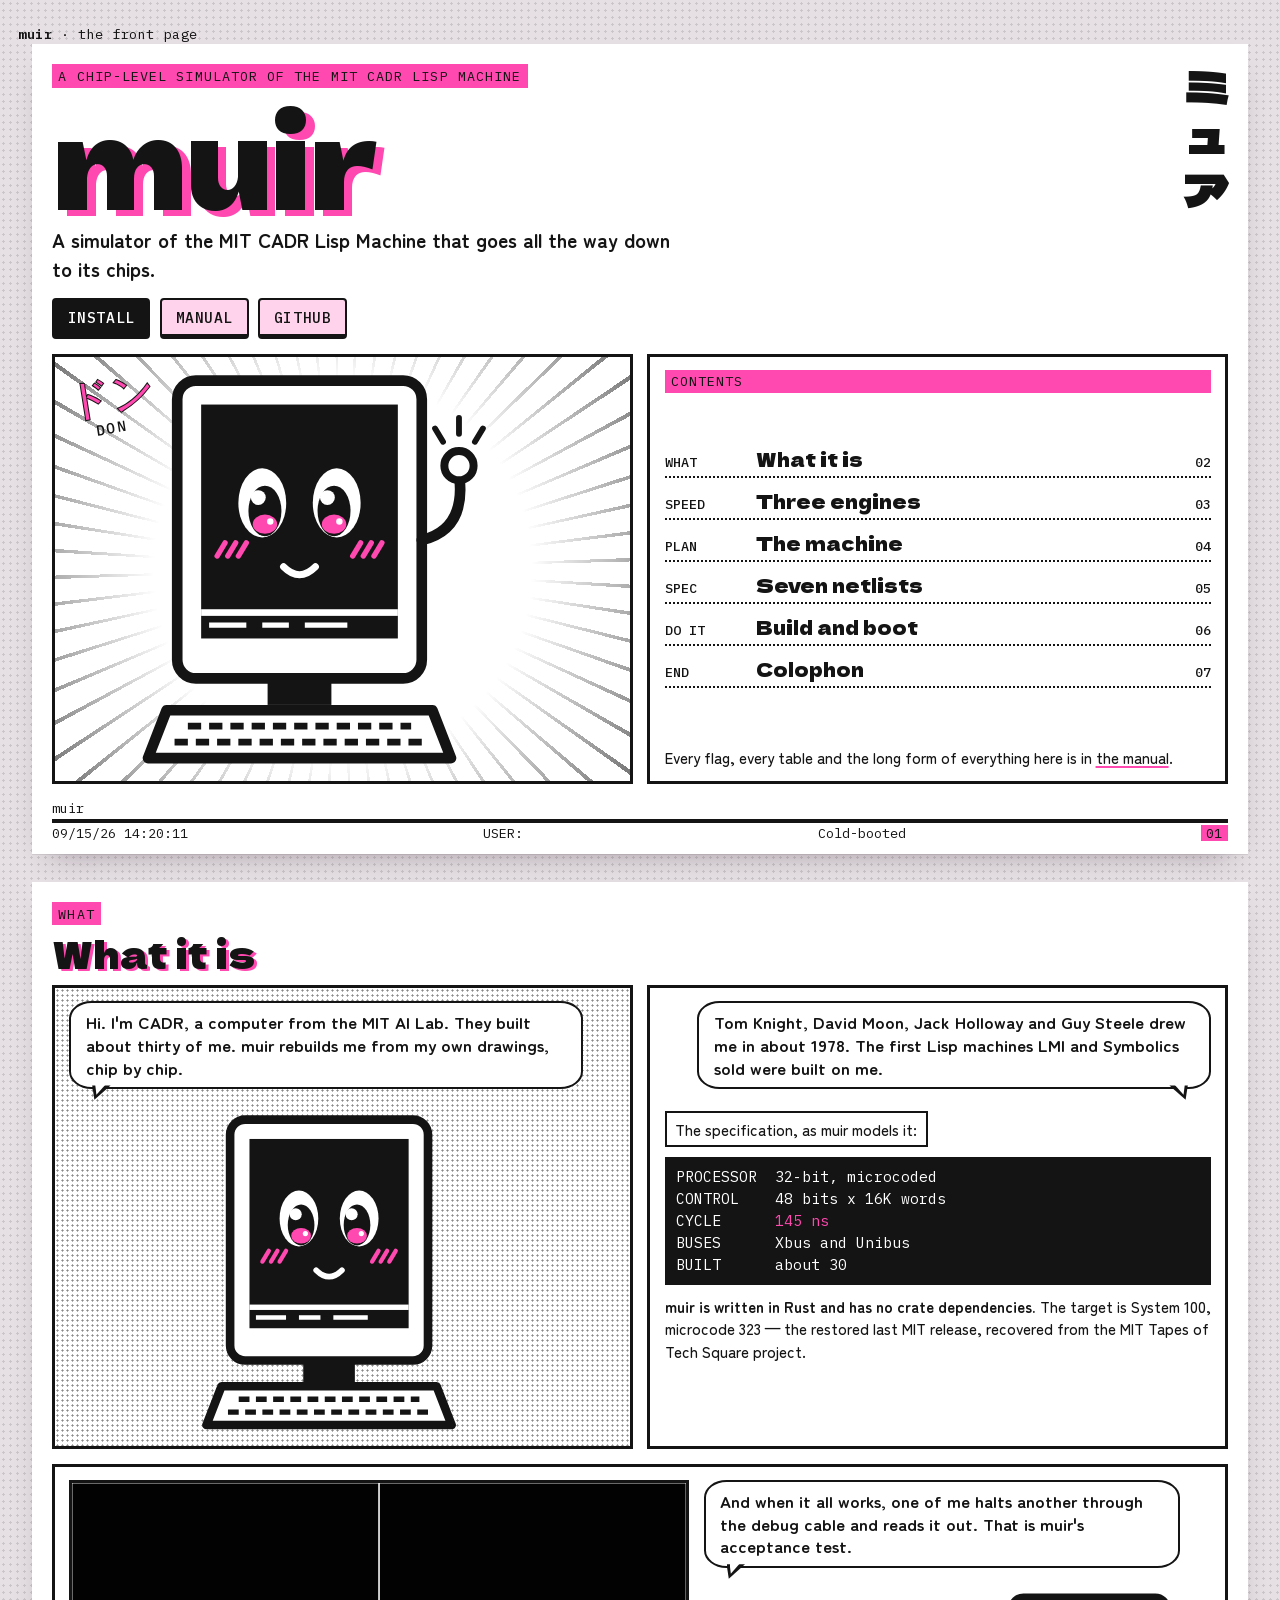
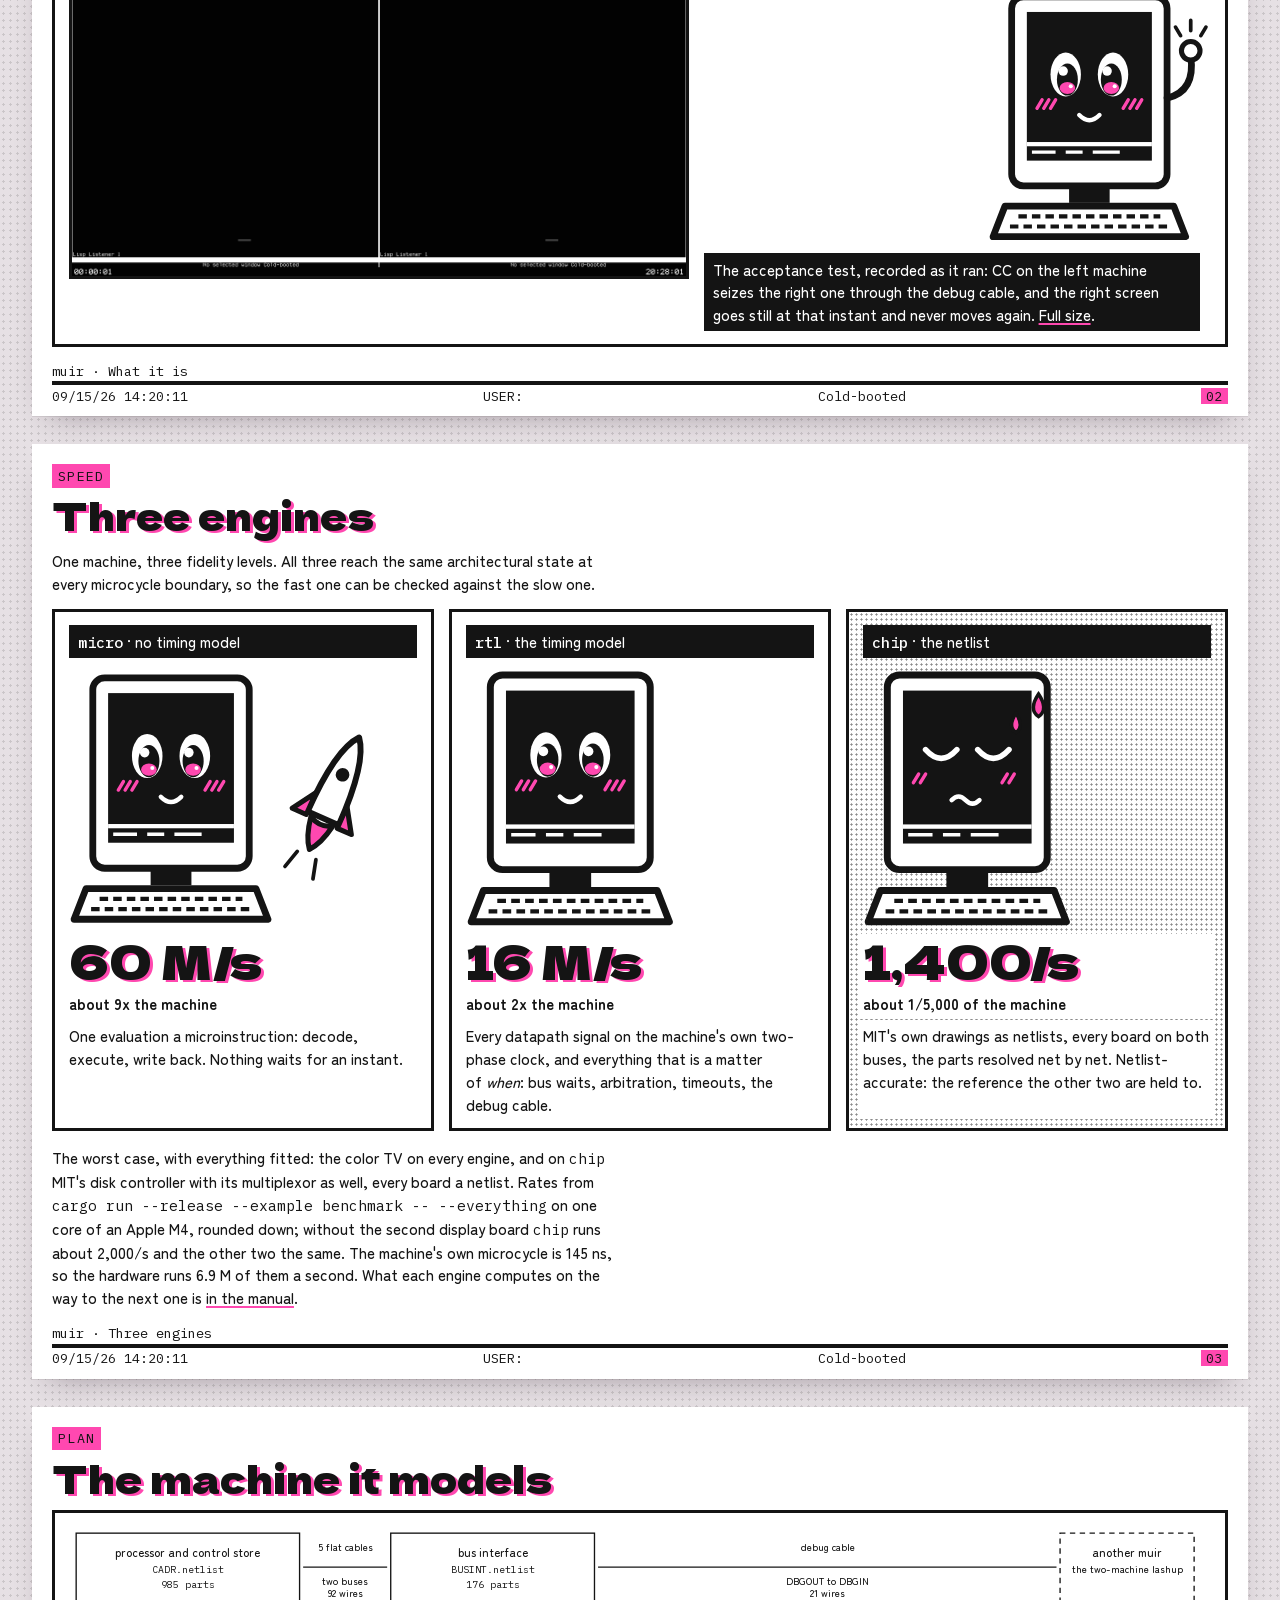
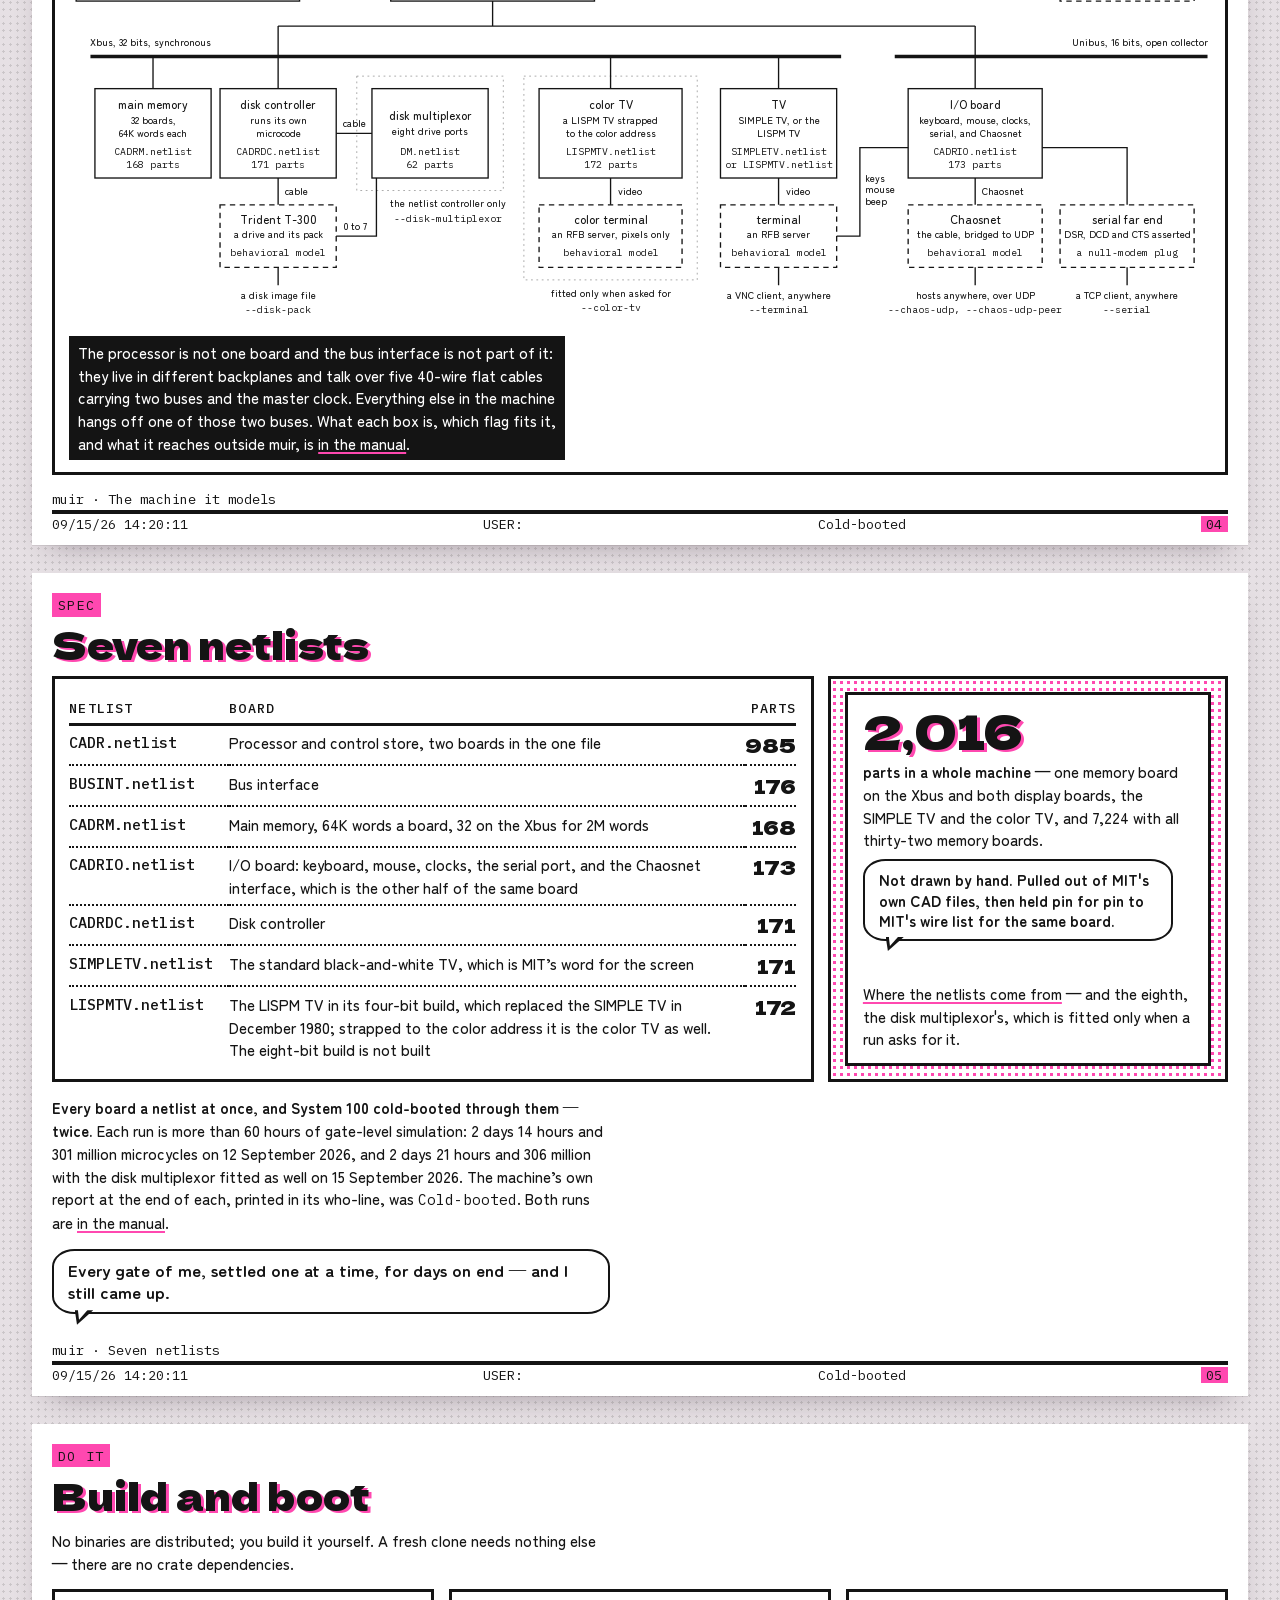
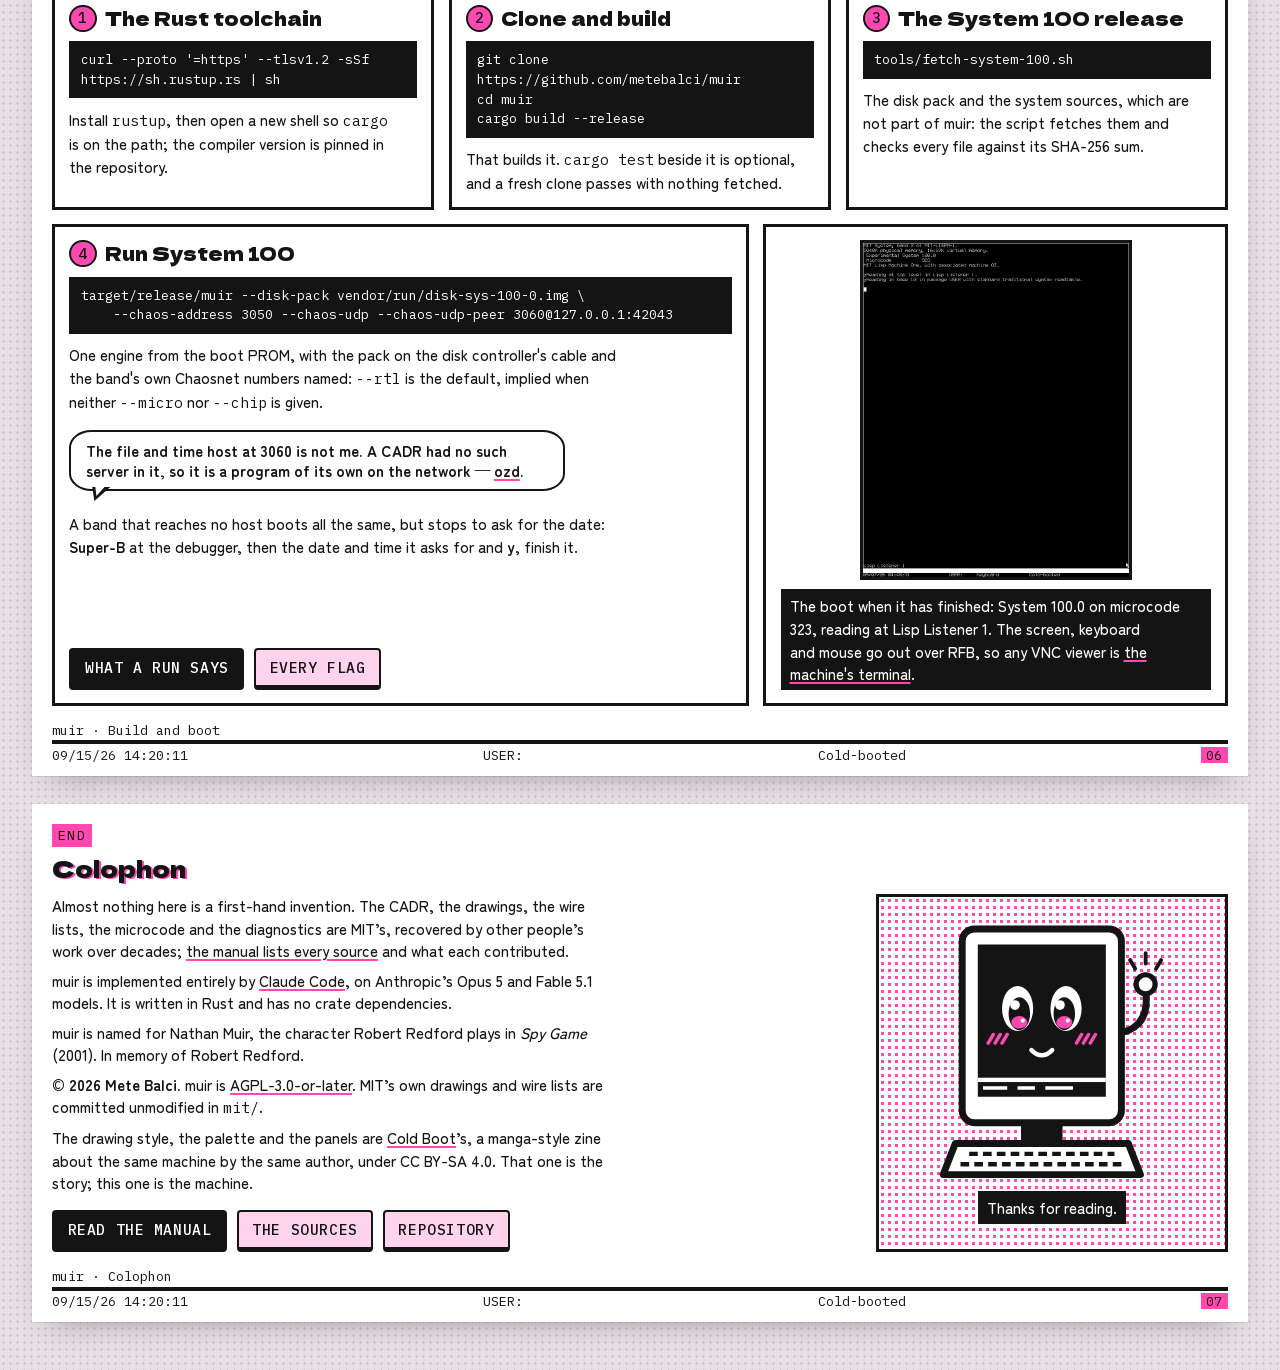
<file: site/index.html>
<!doctype html>
<html lang="en">
<head>
<meta charset="utf-8">
<meta name="viewport" content="width=device-width, initial-scale=1">
<title>muir — a chip-level simulator of the MIT CADR Lisp Machine</title>
<meta name="description" content="muir simulates the MIT CADR Lisp Machine at three fidelity levels, down to the parts of MIT's own drawings: 985 on the processor, 2,016 in the machine. Written in Rust, with no dependencies.">
<link rel="stylesheet" href="style.css">
</head>
<body>

<!-- CADR, drawn once and placed with <use>. The body, the faces and the
     waving arm are Cold Boot's own parts, reused here; the magnifier arm and
     the tired face are drawn for this page in the same hand. -->
<svg width="0" height="0" style="position:absolute" aria-hidden="true">
  <defs>
    <g id="cadr-body">
      <rect x="48" y="112" width="24" height="14" fill="#141414"/>
      <rect x="14" y="4" width="92" height="112" rx="7" fill="#fff" stroke="#141414" stroke-width="4"/>
      <rect x="23" y="13" width="74" height="88" fill="#141414"/>
      <rect x="23" y="90" width="74" height="2.5" fill="#fff"/>
      <path d="M26 96h14M46 96h10M62 96h16" stroke="#fff" stroke-width="2"/>
      <polygon points="10,128 110,128 117,146 3,146" fill="#fff" stroke="#141414" stroke-width="4" stroke-linejoin="round"/>
      <path d="M18 134h84M13 140h94" stroke="#141414" stroke-width="2.5" stroke-dasharray="5 3"/>
    </g>

    <g id="face-happy">
      <ellipse cx="46" cy="50" rx="9" ry="13" fill="#fff"/>
      <ellipse cx="74" cy="50" rx="9" ry="13" fill="#fff"/>
      <ellipse cx="47" cy="53" rx="6.2" ry="9.5" fill="#141414"/>
      <ellipse cx="73" cy="53" rx="6.2" ry="9.5" fill="#141414"/>
      <ellipse cx="47" cy="58" rx="4.6" ry="3.6" fill="#ff48b0"/>
      <ellipse cx="73" cy="58" rx="4.6" ry="3.6" fill="#ff48b0"/>
      <circle cx="44.5" cy="48" r="2.8" fill="#fff"/>
      <circle cx="70.5" cy="48" r="2.8" fill="#fff"/>
      <circle cx="49" cy="57" r="1.2" fill="#fff"/>
      <circle cx="75" cy="57" r="1.2" fill="#fff"/>
      <path d="M54 74q6 6 12 0" fill="none" stroke="#fff" stroke-width="2.6" stroke-linecap="round"/>
      <path d="M29 70l3-5M33 70l3-5M37 70l3-5M80 70l3-5M84 70l3-5M88 70l3-5" stroke="#ff48b0" stroke-width="2" stroke-linecap="round"/>
    </g>

    <g id="arm-wave">
      <path d="M106 64q17-4 14-25" fill="none" stroke="#141414" stroke-width="4" stroke-linecap="round"/>
      <circle cx="120" cy="36" r="5.5" fill="#fff" stroke="#141414" stroke-width="3"/>
      <path d="M111 22l3 5M120 18v6M129 22l-3 5" stroke="#141414" stroke-width="2.2" stroke-linecap="round"/>
    </g>

    <!-- New for this page: the slow one. Weary lids, a wavy mouth and two
         sweat drops --- the chip engine at 1,400 microcycles a second. -->
    <!-- New for this page: a rocket beside the engine with no timing model,
         which is the quick one. Drawn in the same hand as the waving arm:
         a capsule with a nose, a porthole, two fins and a flame, the fins
         and the flame in the spot color, climbing up and away from the
         monitor, off to space. -->
    <g id="rocket">
      <g transform="translate(28 -12) rotate(24 128 84)">
        <path d="M118 100q0-40 10-52q10 12 10 52z" fill="#fff" stroke="#141414" stroke-width="3.5" stroke-linejoin="round"/>
        <path d="M118 88l-9 14h9zM138 88l9 14h-9z" fill="#ff48b0" stroke="#141414" stroke-width="3" stroke-linejoin="round"/>
        <circle cx="128" cy="72" r="5" fill="#141414" stroke="#fff" stroke-width="2"/>
        <path d="M121 102q7 4 14 0q-2 12-7 18q-5-6-7-18z" fill="#ff48b0" stroke="#141414" stroke-width="3" stroke-linejoin="round"/>
        <path d="M122 124l-3 11M134 124l3 11" fill="none" stroke="#141414" stroke-width="2.2" stroke-linecap="round"/>
      </g>
    </g>

    <g id="face-tired">
      <path d="M36 47q9 10 18 0" fill="none" stroke="#fff" stroke-width="3.2" stroke-linecap="round"/>
      <path d="M66 47q9 10 18 0" fill="none" stroke="#fff" stroke-width="3.2" stroke-linecap="round"/>
      <path d="M51 76q4-4 8 0t8 0" fill="none" stroke="#fff" stroke-width="2.6" stroke-linecap="round"/>
      <path d="M29 66l3-5M33 66l3-5M80 66l3-5M84 66l3-5" stroke="#ff48b0" stroke-width="2" stroke-linecap="round"/>
      <path d="M101 15q6 9 0 13q-6-4 0-13z" fill="#ff48b0" stroke="#141414" stroke-width="2"/>
      <path d="M88 26q5 8 0 11q-5-3 0-11z" fill="#ff48b0" stroke="#141414" stroke-width="2"/>
    </g>
  </defs>
</svg>

<p class="desk-note"><b>muir</b> &middot; the front page</p>

<div class="page">

  <section aria-label="muir">
    <div class="masthead">
      <div class="masthead-text">
        <span class="eyebrow">A chip-level simulator of the MIT CADR Lisp Machine</span>
        <h1 class="title t-xl">muir</h1>
        <p class="lede">A simulator of the MIT CADR Lisp Machine that goes all the way down to its chips.</p>
        <div class="actions">
          <a class="key" href="#install">Install</a>
          <a class="key lm" href="https://github.com/metebalci/muir/blob/main/docs/manual.md">Manual</a>
          <a class="key lm" href="https://github.com/metebalci/muir">GitHub</a>
        </div>
      </div>
      <span class="vertical" lang="ja" aria-hidden="true">ミュア</span>
    </div>

    <div class="panels two">
      <div class="panel focus center" style="min-height: 19rem;">
        <div class="sfx" style="position:absolute; top:0.8rem; left:0.8rem; z-index:2;">ドン<small>DON</small></div>
        <svg class="chara" viewBox="0 0 152 150" style="width:74%;" role="img" aria-label="CADR, waving">
          <use href="#cadr-body"/><use href="#face-happy"/><use href="#arm-wave"/>
        </svg>
      </div>

      <nav class="panel contents" aria-label="Contents">
        <span class="eyebrow">Contents</span>
        <ol class="toc">
          <li><a href="#what"><span class="tag">WHAT</span><span class="nm">What it is</span><span class="no">02</span></a></li>
          <li><a href="#engines"><span class="tag">SPEED</span><span class="nm">Three engines</span><span class="no">03</span></a></li>
          <li><a href="#machine"><span class="tag">PLAN</span><span class="nm">The machine</span><span class="no">04</span></a></li>
          <li><a href="#boards"><span class="tag">SPEC</span><span class="nm">Seven netlists</span><span class="no">05</span></a></li>
          <li><a href="#install"><span class="tag">DO IT</span><span class="nm">Build and boot</span><span class="no">06</span></a></li>
          <li><a href="#colophon"><span class="tag">END</span><span class="nm">Colophon</span><span class="no">07</span></a></li>
        </ol>
        <p class="small" style="margin-top:auto;">Every flag, every table and the long form of everything here is in <a href="https://github.com/metebalci/muir/blob/main/docs/manual.md">the manual</a>.</p>
      </nav>
    </div>

    <footer class="wholine">
      <div class="label">muir</div>
      <div class="bar"><span>09/15/26 14:20:11</span><span>USER:</span><span>Cold-booted</span><span>01</span></div>
    </footer>
  </section>

  <!-- ------------------------------------------------------ what it is -->
  <section id="what" aria-label="What it is">
    <div class="panel bare">
      <span class="eyebrow">What</span>
      <h2 class="title t-l">What it is</h2>
    </div>

    <div class="panels two">
      <div class="panel tone">
        <p class="say">Hi. I'm CADR, a computer from the MIT AI Lab. They built about thirty of me. muir rebuilds me from my own drawings, chip by chip.</p>
        <svg class="chara" viewBox="0 0 132 150" style="width:52%; align-self:center; margin-top:auto;" role="img" aria-label="CADR">
          <use href="#cadr-body"/><use href="#face-happy"/>
        </svg>
      </div>

      <div class="panel">
        <p class="say r">Tom Knight, David Moon, Jack Holloway and Guy Steele drew me in about 1978. The first Lisp machines LMI and Symbolics sold were built on me.</p>
        <p class="cap light">The specification, as muir models it:</p>
<pre class="term">PROCESSOR  32-bit, microcoded
CONTROL    48 bits x 16K words
CYCLE      <b>145 ns</b>
BUSES      Xbus and Unibus
BUILT      about 30</pre>
        <!-- No margin-top:auto here: the panel is as tall as the drawing
             beside it, and pushing this to the foot leaves a hole in the
             middle of the panel rather than a margin at the bottom of it. -->
        <p class="small"><b>muir is written in Rust and has no crate dependencies.</b> The target is System 100, microcode 323 &mdash; the restored last MIT release, recovered from the MIT Tapes of Tech Square project.</p>
      </div>

      <figure class="panel wide split">
        <a href="lashup.html" target="_blank" rel="noopener">
          <img class="shot" src="lashup-small.gif" width="1240" height="794" loading="lazy" alt="Two CADR screens side by side. The left machine runs CC; the right machine's screen stops changing when CC halts it through the debug cable.">
        </a>
        <div class="beside">
          <p class="say">And when it all works, one of me halts another through the debug cable and reads it out. That is muir's acceptance test.</p>
          <svg class="chara" viewBox="0 0 132 150" style="width:44%; align-self:flex-end;" role="img" aria-label="CADR, waving">
            <use href="#cadr-body"/><use href="#face-happy"/><use href="#arm-wave"/>
          </svg>
          <figcaption class="cap" style="margin-top:auto;">The acceptance test, recorded as it ran: CC on the left machine seizes the right one through the debug cable, and the right screen goes still at that instant and never moves again. <a href="lashup.html" target="_blank" rel="noopener">Full size</a>.</figcaption>
        </div>
      </figure>
    </div>

    <footer class="wholine">
      <div class="label">muir &middot; What it is</div>
      <div class="bar"><span>09/15/26 14:20:11</span><span>USER:</span><span>Cold-booted</span><span>02</span></div>
    </footer>
  </section>

  <!-- --------------------------------------------------- three engines -->
  <section id="engines" aria-label="Three engines">
    <div class="panel bare">
      <span class="eyebrow">Speed</span>
      <h2 class="title t-l">Three engines</h2>
      <p class="small" style="margin-top:0.4rem;">One machine, three fidelity levels. All three reach the same architectural state at every microcycle boundary, so the fast one can be checked against the slow one.</p>
    </div>

    <div class="panels three engines">
      <div class="panel">
        <p class="cap"><span class="mono">micro</span> &middot; no timing model</p>
        <svg class="chara" viewBox="0 0 184 150" style="width:90%; align-self:center;" role="img" aria-label="CADR, with a rocket taking off beside it">
          <use href="#cadr-body"/><use href="#face-happy"/><use href="#rocket"/>
        </svg>
        <p class="big-number">60 M/s</p>
        <p class="small"><b>about 9x the machine</b></p>
        <p class="small">One evaluation a microinstruction: decode, execute, write back. Nothing waits for an instant.</p>
      </div>

      <div class="panel">
        <p class="cap"><span class="mono">rtl</span> &middot; the timing model</p>
        <svg class="chara" viewBox="0 0 132 150" style="width:66%; align-self:center;" role="img" aria-label="CADR">
          <use href="#cadr-body"/><use href="#face-happy"/>
        </svg>
        <p class="big-number">16 M/s</p>
        <p class="small"><b>about 2x the machine</b></p>
        <p class="small">Every datapath signal on the machine's own two-phase clock, and everything that is a matter of <em>when</em>: bus waits, arbitration, timeouts, the debug cable.</p>
      </div>

      <div class="panel tone">
        <p class="cap"><span class="mono">chip</span> &middot; the netlist</p>
        <svg class="chara" viewBox="0 0 132 150" style="width:66%; align-self:center;" role="img" aria-label="CADR, sweating">
          <use href="#cadr-body"/><use href="#face-tired"/>
        </svg>
        <p class="big-number">1,400/s</p>
        <p class="small"><b>about 1/5,000 of the machine</b></p>
        <p class="small">MIT's own drawings as netlists, every board on both buses, the parts resolved net by net. Netlist-accurate: the reference the other two are held to.</p>
      </div>
    </div>

    <p class="small">The worst case, with everything fitted: the color TV on every engine, and on <code>chip</code> MIT's disk controller with its multiplexor as well, every board a netlist. Rates from <code>cargo run --release --example benchmark -- --everything</code> on one core of an Apple M4, rounded down; without the second display board <code>chip</code> runs about 2,000/s and the other two the same. The machine's own microcycle is 145 ns, so the hardware runs 6.9 M of them a second. What each engine computes on the way to the next one is <a href="https://github.com/metebalci/muir/blob/main/docs/engines.md">in the manual</a>.</p>

    <footer class="wholine">
      <div class="label">muir &middot; Three engines</div>
      <div class="bar"><span>09/15/26 14:20:11</span><span>USER:</span><span>Cold-booted</span><span>03</span></div>
    </footer>
  </section>

  <!-- ------------------------------------------------- the centerfold -->
  <section id="machine" aria-label="The machine it models">
    <div class="panel bare">
      <span class="eyebrow">Plan</span>
      <h2 class="title t-l">The machine it models</h2>
    </div>

    <figure class="panel">
      <div class="scroll">
        <svg viewBox="16 18 1277 444" role="img" aria-label="The processor board connects over five flat cables carrying two buses to the bus interface, which fans out to the Xbus carrying main memory, the disk controller and the TV, and to the Unibus carrying the I/O board, which also has the serial port and the Chaosnet. The disk controller's cable goes down to a Trident drive, and a second path from it goes right to the disk multiplexor and down to another drive; a box drawn round those two says that path belongs to the netlist controller alone. The color TV is a second display board on the Xbus with a terminal of its own below it, and a box drawn round the two says they are fitted only when asked for; that terminal carries pixels and nothing else. The serial port's far end and the Chaosnet's route off the machine are drawn as dashed boxes below the I/O board. A debug cable of 21 wires leaves the bus interface for a second machine's, the two-machine lashup. The TV is either display board, the SIMPLE TV or the LISPM TV; its video and the I/O board's keyboard, mouse and beep meet the terminal, which serves them over RFB to any VNC client. Each of the models reaches something outside: the drive a disk image file, the terminal a VNC client, the Chaosnet hosts anywhere over UDP.">
          <rect class="d-box" x="24" y="26" width="250" height="76"/>
          <text class="d-t" x="149" y="53" text-anchor="middle">processor and control store</text>
          <text class="d-n" x="149" y="71" text-anchor="middle">CADR.netlist</text>
          <text class="d-n" x="149" y="87" text-anchor="middle">985 parts</text>
          <line class="d-line" x1="278" y1="64" x2="372" y2="64"/>
          <text class="d-s" x="325" y="46" text-anchor="middle">5 flat cables</text>
          <text class="d-s" x="325" y="84" text-anchor="middle">two buses</text>
          <text class="d-s" x="325" y="98" text-anchor="middle">92 wires</text>
          <rect class="d-box" x="376" y="26" width="228" height="76"/>
          <text class="d-t" x="490" y="53" text-anchor="middle">bus interface</text>
          <text class="d-n" x="490" y="71" text-anchor="middle">BUSINT.netlist</text>
          <text class="d-n" x="490" y="87" text-anchor="middle">176 parts</text>
          <line class="d-line" x1="608" y1="64" x2="1121" y2="64"/>
          <text class="d-s" x="865" y="46" text-anchor="middle">debug cable</text>
          <text class="d-s" x="865" y="84" text-anchor="middle">DBGOUT to DBGIN</text>
          <text class="d-s" x="865" y="98" text-anchor="middle">21 wires</text>
          <rect class="d-dash" x="1125" y="26" width="150" height="76"/>
          <text class="d-t" x="1200" y="53" text-anchor="middle">another muir</text>
          <text class="d-s" x="1200" y="71" text-anchor="middle">the two-machine lashup</text>
          <path class="d-line" d="M490,102 L490,130 M250,130 L1030,130 M250,130 L250,164 M1030,130 L1030,164"/>
          <line class="d-bus" x1="40" y1="164" x2="880" y2="164"/>
          <text class="d-s" x="40" y="152">Xbus, 32 bits, synchronous</text>
          <line class="d-bus" x1="940" y1="164" x2="1290" y2="164"/>
          <text class="d-s" x="1290" y="152" text-anchor="end">Unibus, 16 bits, open collector</text>
          <path class="d-line" d="M110,164 L110,200 M250,164 L250,200 M622,164 L622,200 M810,164 L810,200 M1030,164 L1030,200"/>
          <rect class="d-box" x="45" y="200" width="130" height="100"/>
          <text class="d-t" x="110" y="223" text-anchor="middle">main memory</text>
          <text class="d-s" x="110" y="240" text-anchor="middle">32 boards,</text>
          <text class="d-s" x="110" y="254" text-anchor="middle">64K words each</text>
          <text class="d-n" x="110" y="274" text-anchor="middle">CADRM.netlist</text>
          <text class="d-n" x="110" y="289" text-anchor="middle">168 parts</text>
          <rect class="d-box" x="185" y="200" width="130" height="100"/>
          <text class="d-t" x="250" y="223" text-anchor="middle">disk controller</text>
          <text class="d-s" x="250" y="240" text-anchor="middle">runs its own</text>
          <text class="d-s" x="250" y="254" text-anchor="middle">microcode</text>
          <text class="d-n" x="250" y="274" text-anchor="middle">CADRDC.netlist</text>
          <text class="d-n" x="250" y="289" text-anchor="middle">171 parts</text>
          <rect class="d-box" x="542" y="200" width="160" height="100"/>
          <text class="d-t" x="622" y="223" text-anchor="middle">color TV</text>
          <text class="d-s" x="622" y="240" text-anchor="middle">a LISPM TV strapped</text>
          <text class="d-s" x="622" y="254" text-anchor="middle">to the color address</text>
          <text class="d-n" x="622" y="274" text-anchor="middle">LISPMTV.netlist</text>
          <text class="d-n" x="622" y="289" text-anchor="middle">172 parts</text>
          <rect class="d-box" x="745" y="200" width="130" height="100"/>
          <text class="d-t" x="810" y="223" text-anchor="middle">TV</text>
          <text class="d-s" x="810" y="240" text-anchor="middle">SIMPLE TV, or the</text>
          <text class="d-s" x="810" y="254" text-anchor="middle">LISPM TV</text>
          <text class="d-n" x="810" y="274" text-anchor="middle">SIMPLETV.netlist</text>
          <text class="d-n" x="810" y="289" text-anchor="middle">or LISPMTV.netlist</text>
          <rect class="d-box" x="955" y="200" width="150" height="100"/>
          <text class="d-t" x="1030" y="223" text-anchor="middle">I/O board</text>
          <text class="d-s" x="1030" y="240" text-anchor="middle">keyboard, mouse, clocks,</text>
          <text class="d-s" x="1030" y="254" text-anchor="middle">serial, and Chaosnet</text>
          <text class="d-n" x="1030" y="274" text-anchor="middle">CADRIO.netlist</text>
          <text class="d-n" x="1030" y="289" text-anchor="middle">173 parts</text>
          <path class="d-line" d="M250,300 L250,330 M622,300 L622,330 M810,300 L810,330 M1030,300 L1030,330"/>
          <text class="d-s" x="258" y="319">cable</text>
          <text class="d-s" x="630" y="319">video</text>
          <text class="d-s" x="818" y="319">video</text>
          <text class="d-s" x="1038" y="319">Chaosnet</text>
          <path class="d-line" d="M955,266 L901,266 L901,365 L875,365"/>
          <text class="d-s" x="907" y="304">keys</text>
          <text class="d-s" x="907" y="317">mouse</text>
          <text class="d-s" x="907" y="330">beep</text>
          <rect class="d-dash" x="185" y="330" width="130" height="70"/>
          <text class="d-t" x="250" y="351" text-anchor="middle">Trident T-300</text>
          <text class="d-s" x="250" y="367" text-anchor="middle">a drive and its pack</text>
          <text class="d-n" x="250" y="387" text-anchor="middle">behavioral model</text>
          <rect class="d-ring" x="338" y="186" width="164" height="128"/>
          <text class="d-s" x="440" y="333" text-anchor="middle">the netlist controller only</text>
          <text class="d-n" x="440" y="349" text-anchor="middle">--disk-multiplexor</text>
          <line class="d-line" x1="315" y1="250" x2="355" y2="250"/>
          <text class="d-s" x="335" y="243" text-anchor="middle">cable</text>
          <rect class="d-box" x="355" y="200" width="130" height="100"/>
          <text class="d-t" x="420" y="235" text-anchor="middle">disk multiplexor</text>
          <text class="d-s" x="420" y="252" text-anchor="middle">eight drive ports</text>
          <text class="d-n" x="420" y="274" text-anchor="middle">DM.netlist</text>
          <text class="d-n" x="420" y="289" text-anchor="middle">62 parts</text>
          <path class="d-line" d="M360,300 L360,365 L315,365"/>
          <text class="d-s" x="337" y="358" text-anchor="middle">0 to 7</text>
          <rect class="d-ring" x="525" y="186" width="194" height="228"/>
          <text class="d-s" x="622" y="433" text-anchor="middle">fitted only when asked for</text>
          <text class="d-n" x="622" y="449" text-anchor="middle">--color-tv</text>
          <rect class="d-dash" x="542" y="330" width="160" height="70"/>
          <text class="d-t" x="622" y="351" text-anchor="middle">color terminal</text>
          <text class="d-s" x="622" y="367" text-anchor="middle">an RFB server, pixels only</text>
          <text class="d-n" x="622" y="387" text-anchor="middle">behavioral model</text>
          <rect class="d-dash" x="745" y="330" width="130" height="70"/>
          <text class="d-t" x="810" y="351" text-anchor="middle">terminal</text>
          <text class="d-s" x="810" y="367" text-anchor="middle">an RFB server</text>
          <text class="d-n" x="810" y="387" text-anchor="middle">behavioral model</text>
          <rect class="d-dash" x="955" y="330" width="150" height="70"/>
          <text class="d-t" x="1030" y="351" text-anchor="middle">Chaosnet</text>
          <text class="d-s" x="1030" y="367" text-anchor="middle">the cable, bridged to UDP</text>
          <text class="d-n" x="1030" y="387" text-anchor="middle">behavioral model</text>
          <rect class="d-dash" x="1125" y="330" width="150" height="70"/>
          <text class="d-t" x="1200" y="351" text-anchor="middle">serial far end</text>
          <text class="d-s" x="1200" y="367" text-anchor="middle">DSR, DCD and CTS asserted</text>
          <text class="d-n" x="1200" y="387" text-anchor="middle">a null-modem plug</text>
          <path class="d-line" d="M1105,266 L1200,266 L1200,330"/>
          <path class="d-line" d="M250,400 L250,420 M810,400 L810,420 M1030,400 L1030,420 M1200,400 L1200,420"/>
          <text class="d-s" x="250" y="435" text-anchor="middle">a disk image file</text>
          <text class="d-n" x="250" y="451" text-anchor="middle">--disk-pack</text>
          <text class="d-s" x="810" y="435" text-anchor="middle">a VNC client, anywhere</text>
          <text class="d-n" x="810" y="451" text-anchor="middle">--terminal</text>
          <text class="d-s" x="1030" y="435" text-anchor="middle">hosts anywhere, over UDP</text>
          <text class="d-n" x="1030" y="451" text-anchor="middle">--chaos-udp, --chaos-udp-peer</text>
          <text class="d-s" x="1200" y="435" text-anchor="middle">a TCP client, anywhere</text>
          <text class="d-n" x="1200" y="451" text-anchor="middle">--serial</text>
        </svg>
      </div>
      <figcaption class="cap">The processor is not one board and the bus interface is not part of it: they live in different backplanes and talk over five 40-wire flat cables carrying two buses and the master clock. Everything else in the machine hangs off one of those two buses. What each box is, which flag fits it, and what it reaches outside muir, is <a href="https://github.com/metebalci/muir/blob/main/docs/machine.md">in the manual</a>.</figcaption>
    </figure>

    <footer class="wholine">
      <div class="label">muir &middot; The machine it models</div>
      <div class="bar"><span>09/15/26 14:20:11</span><span>USER:</span><span>Cold-booted</span><span>04</span></div>
    </footer>
  </section>

  <!-- ---------------------------------------------------- the spec box -->
  <section id="boards" aria-label="The boards">
    <div class="panel bare">
      <span class="eyebrow">Spec</span>
      <h2 class="title t-l">Seven netlists</h2>
    </div>

    <div class="panels two boards-split">
      <div class="panel">
        <div class="tablewrap">
          <table class="spec">
            <thead>
              <tr><th>Netlist</th><th>Board</th><th class="n">Parts</th></tr>
            </thead>
            <tbody>
              <tr><td class="file">CADR.netlist</td><td>Processor and control store, two boards in the one file</td><td class="n">985</td></tr>
              <tr><td class="file">BUSINT.netlist</td><td>Bus interface</td><td class="n">176</td></tr>
              <tr><td class="file">CADRM.netlist</td><td>Main memory, 64K words a board, 32 on the Xbus for 2M words</td><td class="n">168</td></tr>
              <tr><td class="file">CADRIO.netlist</td><td>I/O board: keyboard, mouse, clocks, the serial port, and the Chaosnet interface, which is the other half of the same board</td><td class="n">173</td></tr>
              <tr><td class="file">CADRDC.netlist</td><td>Disk controller</td><td class="n">171</td></tr>
              <tr><td class="file">SIMPLETV.netlist</td><td>The standard black-and-white TV, which is MIT&rsquo;s word for the screen</td><td class="n">171</td></tr>
              <tr><td class="file">LISPMTV.netlist</td><td>The LISPM TV in its four-bit build, which replaced the SIMPLE TV in December 1980; strapped to the color address it is the color TV as well. The eight-bit build is not built</td><td class="n">172</td></tr>
            </tbody>
          </table>
        </div>
      </div>

      <div class="panel tone-pink">
        <div class="panel" style="background:var(--paper); gap:0.5rem; flex:1;">
          <p class="big-number" id="whole-machine">2,016</p>
          <p class="small"><b>parts in a whole machine</b> &mdash; one memory board on the Xbus and both display boards, the SIMPLE TV and the color TV, and 7,224 with all thirty-two memory boards.</p>
          <p class="say quiet">Not drawn by hand. Pulled out of MIT's own CAD files, then held pin for pin to MIT's wire list for the same board.</p>
          <p class="small" style="margin-top:auto;"><a href="https://github.com/metebalci/muir/blob/main/docs/netlists.md">Where the netlists come from</a> &mdash; and the eighth, the disk multiplexor's, which is fitted only when a run asks for it.</p>
        </div>
      </div>
    </div>

    <p class="small"><b>Every board a netlist at once, and System 100 cold-booted through them &mdash; twice.</b> Each run is more than 60 hours of gate-level simulation: 2 days 14 hours and 301 million microcycles on 12 September 2026, and 2 days 21 hours and 306 million with the disk multiplexor fitted as well on 15 September 2026. The machine&rsquo;s own report at the end of each, printed in its who-line, was <code style="white-space:nowrap">Cold-booted</code>. Both runs are <a href="https://github.com/metebalci/muir/blob/main/docs/netlists.md#every-board-a-netlist-at-once">in the manual</a>.</p>

    <p class="say">Every gate of me, settled one at a time, for days on end &mdash; and I still came up.</p>

    <footer class="wholine">
      <div class="label">muir &middot; Seven netlists</div>
      <div class="bar"><span>09/15/26 14:20:11</span><span>USER:</span><span>Cold-booted</span><span>05</span></div>
    </footer>
  </section>

  <!-- ------------------------------------------------------- installing -->
  <section id="install" aria-label="Installing">
    <div class="panel bare">
      <span class="eyebrow">Do it</span>
      <h2 class="title t-l">Build and boot</h2>
      <p class="small" style="margin-top:0.4rem;">No binaries are distributed; you build it yourself. A fresh clone needs nothing else &mdash; there are no crate dependencies.</p>
    </div>

    <div class="panels three">
      <div class="panel">
        <div class="step-head"><span class="step-num">1</span><h3>The Rust toolchain</h3></div>
<pre class="term cmd">curl --proto '=https' --tlsv1.2 -sSf https://sh.rustup.rs | sh</pre>
        <p class="small">Install <code>rustup</code>, then open a new shell so <code>cargo</code> is on the path; the compiler version is pinned in the repository.</p>
      </div>

      <div class="panel">
        <div class="step-head"><span class="step-num">2</span><h3>Clone and build</h3></div>
<pre class="term cmd">git clone https://github.com/metebalci/muir
cd muir
cargo build --release</pre>
        <p class="small">That builds it. <code>cargo test</code> beside it is optional, and a fresh clone passes with nothing fetched.</p>
      </div>

      <div class="panel">
        <div class="step-head"><span class="step-num">3</span><h3>The System 100 release</h3></div>
<pre class="term cmd">tools/fetch-system-100.sh</pre>
        <p class="small">The disk pack and the system sources, which are not part of muir: the script fetches them and checks every file against its SHA-256 sum.</p>
      </div>
    </div>

    <div class="panels two wide run-split">
      <div class="panel">
        <div class="step-head"><span class="step-num">4</span><h3>Run System 100</h3></div>
<pre class="term cmd">target/release/muir --disk-pack vendor/run/disk-sys-100-0.img \
    --chaos-address 3050 --chaos-udp --chaos-udp-peer 3060@127.0.0.1:42043</pre>
        <p class="small">One engine from the boot PROM, with the pack on the disk controller's cable and the band's own Chaosnet numbers named: <code>--rtl</code> is the default, implied when neither <code>--micro</code> nor <code>--chip</code> is given.</p>
        <p class="say quiet" style="margin-top:0.35rem;">The file and time host at 3060 is not me. A CADR had no such server in it, so it is a program of its own on the network &mdash; <a href="https://github.com/metebalci/ozd">ozd</a>.</p>
        <p class="small">A band that reaches no host boots all the same, but stops to ask for the date: <b>Super-B</b> at the debugger, then the date and time it asks for and <b>y</b>, finish it.</p>
        <div class="actions" style="margin-top:auto;">
          <a class="key" href="https://github.com/metebalci/muir/blob/main/docs/manual.md#running-it">What a run says</a>
          <a class="key lm" href="https://github.com/metebalci/muir/blob/main/docs/manual.md#the-command-line">Every flag</a>
        </div>
      </div>

      <figure class="panel">
        <a href="system-100.html" target="_blank" rel="noopener" style="display:block; width:min(100%, 17rem); margin-inline:auto;"><img class="shot" src="system-100.png" width="768" height="963" loading="lazy" style="width:100%;" alt="The CADR screen: MIT System, band 2 of MIT-LISPM-1; Experimental System 100.0; Microcode 323; MIT Lisp Machine One, with associated machine OZ; and a Lisp Listener reading at top level."></a>
        <figcaption class="cap">The boot when it has finished: System&nbsp;100.0 on microcode 323, reading at Lisp Listener 1. The screen, keyboard and mouse go out over RFB, so any VNC viewer is <a href="https://github.com/metebalci/muir/blob/main/docs/manual.md#the-terminal">the machine's terminal</a>.</figcaption>
      </figure>
    </div>

    <footer class="wholine">
      <div class="label">muir &middot; Build and boot</div>
      <div class="bar"><span>09/15/26 14:20:11</span><span>USER:</span><span>Cold-booted</span><span>06</span></div>
    </footer>
  </section>

  <!-- --------------------------------------------------------- colophon -->
  <section id="colophon" aria-label="Colophon">
    <div class="panel bare">
      <span class="eyebrow">End</span>
      <h2 class="title t-m">Colophon</h2>
    </div>

    <div class="panels two end-split">
    <div class="colophon">
      <p>Almost nothing here is a first-hand invention. The CADR, the drawings, the wire lists, the microcode and the diagnostics are MIT&rsquo;s, recovered by other people&rsquo;s work over decades; <a href="https://github.com/metebalci/muir/blob/main/docs/sources.md">the manual lists every source</a> and what each contributed.</p>
      <p>muir is implemented entirely by <a href="https://claude.com/claude-code">Claude Code</a>, on Anthropic&rsquo;s Opus 5 and Fable 5.1 models. It is written in Rust and has no crate dependencies.</p>
      <p>muir is named for Nathan Muir, the character Robert Redford plays in <em>Spy Game</em> (2001). In memory of Robert Redford.</p>
      <p><b>&copy; 2026 Mete Balci.</b> muir is <a href="https://www.gnu.org/licenses/agpl-3.0.html">AGPL-3.0-or-later</a>. MIT&rsquo;s own drawings and wire lists are committed unmodified in <code>mit/</code>.</p>
      <p>The drawing style, the palette and the panels are <a href="https://github.com/metebalci/coldboot">Cold Boot</a>&rsquo;s, a manga-style zine about the same machine by the same author, under CC BY-SA 4.0. That one is the story; this one is the machine.</p>
      <div class="actions" style="margin-top:0.6rem;">
        <a class="key" href="https://github.com/metebalci/muir/blob/main/docs/manual.md">Read the manual</a>
        <a class="key lm" href="https://github.com/metebalci/muir/blob/main/docs/sources.md">The sources</a>
        <a class="key lm" href="https://github.com/metebalci/muir">Repository</a>
      </div>
    </div>

      <div class="panel tone-pink center">
        <svg class="chara" viewBox="0 0 132 150" style="width:72%;" role="img" aria-label="CADR, waving goodbye">
          <use href="#cadr-body"/><use href="#face-happy"/><use href="#arm-wave"/>
        </svg>
        <p class="cap" style="align-self:center;">Thanks for reading.</p>
      </div>
    </div>

    <footer class="wholine">
      <div class="label">muir &middot; Colophon</div>
      <div class="bar"><span>09/15/26 14:20:11</span><span>USER:</span><span>Cold-booted</span><span>07</span></div>
    </footer>
  </section>

</div>

</body>
</html>
</file>
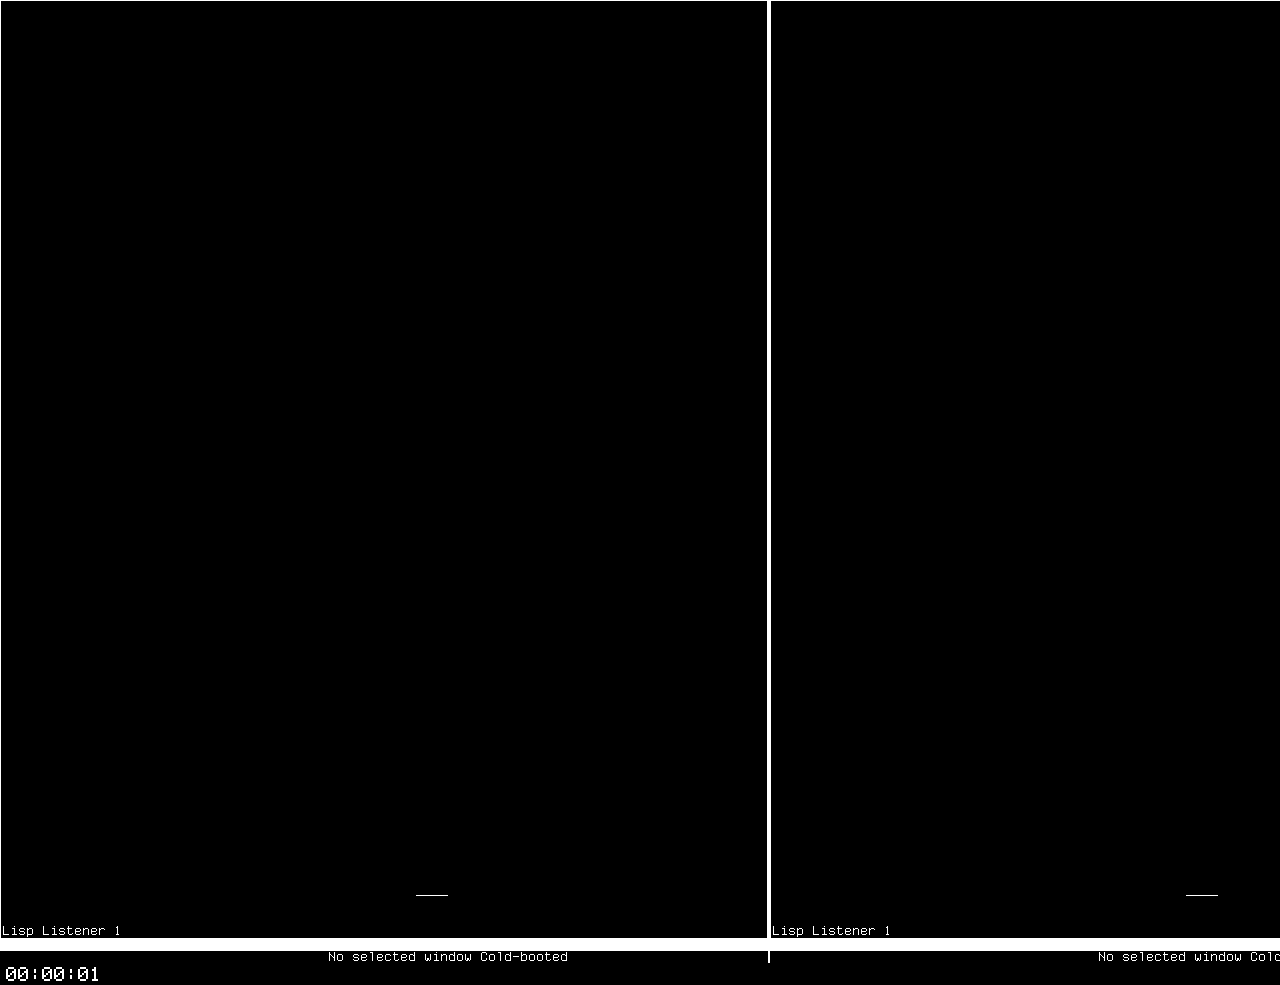
<file: site/lashup.html>
<!doctype html>
<html lang="en">
<head>
<meta charset="utf-8">
<meta name="viewport" content="width=device-width, initial-scale=1">
<title>The acceptance test, recorded &mdash; muir</title>
<meta name="description" content="Two CADR screens on one canvas, the recording of the acceptance test at the size the machines drew it.">
<!-- The recording and nothing else: black behind it, the file at its own
     size, 1538 by 985, which is the size to read 1-bit screens at. Scaled
     text goes to mush, which is why this is a page and not the file
     itself, which a browser fits to its window. What the recording shows
     is told on the front page and in the manual under Two machines. -->
<style>
  body { margin: 0; background: #000; }
  img { display: block; width: 1538px; height: 985px; max-width: none; margin: 0 auto; }
</style>
</head>
<body>
<img src="lashup.gif" width="1538" height="985" alt="Two CADR screens side by side. The left machine runs CC; the right machine&rsquo;s screen stops changing when CC halts it through the debug cable.">
</body>
</html>
</file>
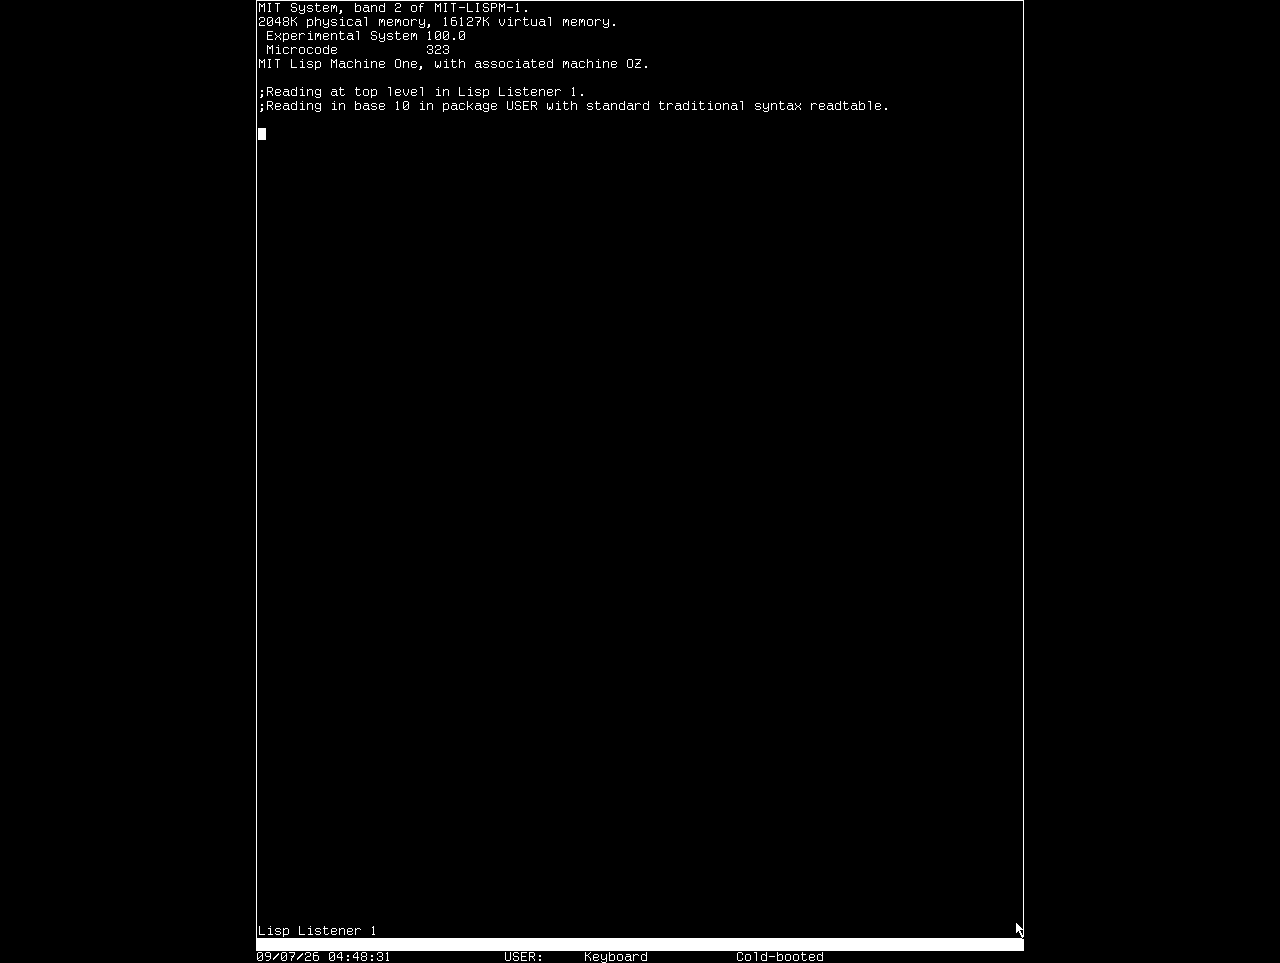
<file: site/system-100.html>
<!doctype html>
<html lang="en">
<head>
<meta charset="utf-8">
<meta name="viewport" content="width=device-width, initial-scale=1">
<title>System 100 at its Lisp Listener &mdash; muir</title>
<meta name="description" content="The CADR screen when the boot has finished: System 100.0 on microcode 323, at Lisp Listener 1, at the size the machine drew it.">
<!-- The screen and nothing else: black behind it, the file at its own
     size, 768 by 963, which is the size to read 1-bit text at; a browser
     showing the file itself would fit it to the window. As lashup.html is
     for the recording. -->
<style>
  body { margin: 0; background: #000; }
  img { display: block; width: 768px; height: 963px; max-width: none; margin: 0 auto; }
</style>
</head>
<body>
<img src="system-100.png" width="768" height="963" alt="The CADR screen: MIT System, band 2 of MIT-LISPM-1; Experimental System 100.0; Microcode 323; MIT Lisp Machine One, with associated machine OZ; and a Lisp Listener reading at top level.">
</body>
</html>
</file>
<file: site/style.css>
/* SPDX-FileCopyrightText: 2026 Mete Balci */
/* SPDX-License-Identifier: AGPL-3.0-or-later */

/* muir --- the site, drawn in Cold Boot's hand.

   Cold Boot is a manga-style zine about the same machine by the same author,
   and this is the machine itself in the same drawing: riso black and one spot
   color, fluorescent pink, on paper white, laid on a halftone desk. Every
   section is a plate of paper: panels with a 3px ink border, a title in the
   display face with a pink drop shadow --- a second drum printed a little out
   of register --- and the machine's own who-line ruled off at the foot.

   Two pages share this file: `index.html`, the front page, and
   `lashup.html`, the acceptance test at its own size. The manual is
   Markdown in `docs/`.

   No dark mode. Paper and ink is what this is, as the zine is, so the
   stylesheet names one set of colors and the page keeps them in either
   setting. Where an earlier stylesheet redefined `--paper` and `--ink` under
   `prefers-color-scheme: dark`, there is now nothing: a spot color printed on
   black is a different object.

   Text sizes are all in rem, taken from the tokens below, and nothing here
   styles `html`. The one exception is the diagrams: the `d-*` rules give
   their sizes in the drawing's own viewBox units, which are not page pixels
   and do not scale with the reader's text size, because the picture scales
   with its box instead. */

/* The five faces, served from this directory rather than from Google: a
   visitor should not have to ask a third party for a page to be readable.
   Dela Gothic One is the display face, Zen Maru Gothic the voice, IBM Plex
   Mono the machine's own. All are under the SIL Open Font License 1.1, and
   `fonts/README.md` says where each came from and how it was cut down.

   Zen Maru Gothic is carried at 500 and 700 and no lighter: 500 is the
   weight this page calls normal, as the zine does, and the running text is
   set in it. */
@font-face {
  font-family: 'Dela Gothic One';
  font-style: normal;
  font-weight: 400;
  font-display: swap;
  src: url('fonts/dela-gothic-one.woff2') format('woff2');
}
@font-face {
  font-family: 'Zen Maru Gothic';
  font-style: normal;
  font-weight: 500;
  font-display: swap;
  src: url('fonts/zen-maru-gothic-500.woff2') format('woff2');
}
@font-face {
  font-family: 'Zen Maru Gothic';
  font-style: normal;
  font-weight: 700;
  font-display: swap;
  src: url('fonts/zen-maru-gothic-700.woff2') format('woff2');
}
@font-face {
  font-family: 'IBM Plex Mono';
  font-style: normal;
  font-weight: 400;
  font-display: swap;
  src: url('fonts/ibm-plex-mono-400.woff2') format('woff2');
}
@font-face {
  font-family: 'IBM Plex Mono';
  font-style: normal;
  font-weight: 500;
  font-display: swap;
  src: url('fonts/ibm-plex-mono-500.woff2') format('woff2');
}
@font-face {
  font-family: 'IBM Plex Mono';
  font-style: normal;
  font-weight: 600;
  font-display: swap;
  src: url('fonts/ibm-plex-mono-600.woff2') format('woff2');
}

:root {
  --ink: #141414;
  --paper: #ffffff;
  --spot: #ff48b0;        /* riso Fluorescent Pink */
  --spot-tint: #ffd3ec;
  --tone: rgba(20, 20, 20, 0.5);
  --desk: #e6e0e4;

  --display: "Dela Gothic One", "Noto Sans CJK JP", "Arial Black", sans-serif;
  --voice: "Zen Maru Gothic", "Noto Sans CJK JP", system-ui, sans-serif;
  --mono: "IBM Plex Mono", ui-monospace, "SF Mono", Menlo, monospace;
  --sans: var(--voice);   /* the diagrams' own labels */

  /* Every size on these pages comes from one of these, so that a step up or
     down is one edit and no rule invents a size of its own. */
  --fs-body: 1.125rem;         /* running text */
  --fs-small: 0.95rem;         /* captions, tables, the aside under a panel */
  --fs-say: 1.06rem;           /* a speech bubble, which is set heavier */
  --fs-lede: 1.24rem;          /* the line under a wordmark */
  --fs-mono: 0.92rem;          /* inline code, the terminal blocks, the keys */
  --fs-mono-small: 0.84rem;    /* eyebrows, the who-line, table headings */
  --fs-cmd: 0.82rem;           /* a command line, which must not fold */
  --fs-t-xl: clamp(4rem, 14vw, 7.8rem);   /* the wordmark */
  --fs-t-l: 2.35rem;           /* a section's title */
  --fs-t-m: 1.5rem;            /* a smaller one */
  --fs-t-s: 1.18rem;           /* a heading inside a section, a contents line */
  --fs-numeral: 2.9rem;        /* a figure printed as a picture of itself */
  --fs-sfx: 2.7rem;            /* a sound effect */

  /* A line of running text stops at 70 characters however wide the page is;
     a bubble or a caption, which is read in a glance, stops sooner. What the
     machine printed is not running text and is not held to it: a listing
     folded at 70 characters is a listing nobody can read. */
  --measure: 70ch;
  --measure-tight: 62ch;

  --line: 3px;
}

*, *::before, *::after { box-sizing: border-box; }

body {
  margin: 0;
  font-family: var(--voice);
  font-size: var(--fs-body);
  font-weight: 500;
  line-height: 1.5;
  color: var(--ink);
  background-color: var(--desk);
  background-image: radial-gradient(rgba(20, 20, 20, 0.13) 1px, transparent 1.4px);
  background-size: 7px 7px;
  padding-block: 1.5rem 3rem;
  padding-inline: 1rem;
  -webkit-text-size-adjust: 100%;
}

p { margin: 0; text-wrap: pretty; }
a { color: inherit; text-decoration-color: var(--spot); text-decoration-thickness: 2px; text-underline-offset: 2px; }
a:focus-visible { outline: 3px solid var(--spot); outline-offset: 3px; }
em { font-style: italic; }

/* Inline code is one size wherever it sits, not a fraction of its context:
   a relative size compounds against every panel and produces sizes nobody
   chose. */
code { font-family: var(--mono); font-size: var(--fs-mono); font-weight: 400; }

/* ---------------------------------------------------------------- shell */

/* One explicit column, not `auto`: an `auto` column takes the min-content
   width of its widest section, and a diagram is 660px wide whatever the
   screen is. With minmax(0, 1fr) the sections follow the viewport and the
   diagram scrolls inside its own box, which is the point of it. */
.page {
  max-width: 76rem;
  margin-inline: auto;
  display: grid;
  grid-template-columns: minmax(0, 1fr);
  gap: 1.75rem;
}

.desk-note {
  font-family: var(--mono);
  font-size: var(--fs-mono-small);
  font-weight: 400;
  letter-spacing: 0.04em;
  padding-inline: 0.15rem;
}
.desk-note b { font-weight: 600; }

/* Each section is paper on the halftone desk, with its panels above and the
   machine's own status line ruled off at the foot. */
.page > section {
  min-width: 0;
  display: flex;
  flex-direction: column;
  gap: 0.9rem;
  background: var(--paper);
  padding: 1.25rem 1.25rem 0.8rem;
  box-shadow: 0 1px 0 rgba(0, 0, 0, 0.08), 0 14px 30px -18px rgba(40, 20, 35, 0.45);
}

.panels { display: grid; gap: 0.9rem; }
/* The three engines' figures on one line: the panels share their rows, so
   the mascot, the rate, the ratio and the note line up across the three
   however long each note runs. */
.engines { grid-template-rows: auto auto auto auto auto; }
.engines > .panel { display: grid; grid-template-rows: subgrid; grid-row: span 5; row-gap: 0.6rem; }
.two { grid-template-columns: repeat(2, minmax(0, 1fr)); }
.three { grid-template-columns: repeat(3, minmax(0, 1fr)); }
.wide { grid-column: 1 / -1; }
/* Uneven splits, as classes rather than inline styles: an inline style would
   outrank the narrow-screen rule below and keep two columns on a phone. */
.boards-split { grid-template-columns: minmax(0, 2fr) minmax(0, 1.05fr); }
.run-split { grid-template-columns: minmax(0, 1.5fr) minmax(0, 1fr); }
.end-split { grid-template-columns: minmax(0, 2.3fr) minmax(0, 1fr); }

/* ---------------------------------------------------------------- panels */

.panel {
  position: relative;
  min-width: 0;
  border: var(--line) solid var(--ink);
  background: var(--paper);
  overflow: hidden;
  padding: 0.8rem 0.9rem;
  display: flex;
  flex-direction: column;
  gap: 0.6rem;
}
.panel.ink { background: var(--ink); color: var(--paper); }
.panel.pink { background: var(--spot); }
.panel.bare { border: 0; padding: 0; overflow: visible; }
.panel.center { align-items: center; justify-content: center; text-align: center; }
.panel.end { justify-content: flex-end; }

.tone { background-image: radial-gradient(var(--tone) 0.9px, transparent 1.2px); background-size: 5px 5px; }
/* Running text on a halftone reads through the dots. Give it a plate of
   paper to sit on, the width of the line and no more. */
.panel.tone > .small, .panel.tone > .big-number {
  background: var(--paper);
  box-shadow: 0 0 0 0.25rem var(--paper);
}
.tone-pink { background-image: radial-gradient(var(--spot) 1.5px, transparent 1.8px); background-size: 7px 7px; }

/* focus lines (manga 集中線) */
.focus::before {
  content: "";
  position: absolute;
  inset: -60%;
  background: repeating-conic-gradient(from 3deg, var(--ink) 0deg 0.7deg, transparent 0.7deg 5.3deg);
  -webkit-mask: radial-gradient(circle, transparent 24%, #000 60%);
  mask: radial-gradient(circle, transparent 24%, #000 60%);
  pointer-events: none;
}
.focus > * { position: relative; }

/* ------------------------------------------------------------- lettering */

.title {
  margin: 0;
  font-family: var(--display);
  font-weight: 400;
  line-height: 0.95;
  text-wrap: balance;
  text-shadow: 0.07em 0.05em 0 var(--spot);   /* second drum, slightly off */
}
.t-xl { font-size: var(--fs-t-xl); letter-spacing: -0.02em; line-height: 0.88; }
.t-l { font-size: var(--fs-t-l); }
.t-m { font-size: var(--fs-t-m); }

.eyebrow {
  font-family: var(--mono);
  font-size: var(--fs-mono-small);
  font-weight: 400;
  letter-spacing: 0.08em;
  text-transform: uppercase;
  align-self: flex-start;
  background: var(--spot);
  color: var(--ink);
  padding: 0.1rem 0.4rem;
}

.cap {
  align-self: flex-start;
  max-width: min(100%, var(--measure-tight));
  background: var(--ink);
  color: var(--paper);
  font-size: var(--fs-small);
  font-weight: 500;
  padding: 0.3rem 0.55rem;
  text-wrap: pretty;
}
.cap.light { background: var(--paper); color: var(--ink); border: 2px solid var(--ink); }
.cap.long { max-width: min(100%, var(--measure)); }
.panel.ink .cap { background: var(--paper); color: var(--ink); }

.say {
  position: relative;
  align-self: flex-start;
  max-width: min(94%, var(--measure-tight));
  background: var(--paper);
  color: var(--ink);
  border: 2px solid var(--ink);
  border-radius: 1.4rem / 1.1rem;
  padding: 0.5rem 0.9rem;
  font-size: var(--fs-say);
  font-weight: 700;
  line-height: 1.35;
  text-wrap: pretty;
  margin-bottom: 0.75rem;
}
.say::before, .say::after {
  content: "";
  position: absolute;
  top: calc(100% - 2px);
  left: 1.3rem;
  width: 1.15rem;
  height: 0.9rem;
  background: var(--ink);
  clip-path: polygon(0 0, 100% 0, 12% 100%);
}
.say::after {
  top: calc(100% - 3px);
  left: calc(1.3rem + 3px);
  width: calc(1.15rem - 8px);
  height: calc(0.9rem - 4px);
  background: var(--paper);
}
.say.r { align-self: flex-end; }
.say.r::before, .say.r::after { left: auto; right: 1.3rem; clip-path: polygon(0 0, 100% 0, 88% 100%); }
.say.r::after { right: calc(1.3rem + 3px); }
/* An aside in the same voice, set at the size of the text around it. */
.say.quiet { font-size: var(--fs-small); }

.sfx {
  font-family: var(--display);
  font-size: var(--fs-sfx);
  line-height: 1;
  color: var(--spot);
  -webkit-text-stroke: 2px var(--ink);
  paint-order: stroke fill;
  transform: rotate(-9deg);
  white-space: nowrap;
}
/* The romanization, under the sound effect and ranged right, as the zine
   sets DON under ドン. Two offsets keep it clear of what it is printed over:
   the katakana are set solid and a small tsu hangs below the line they sit
   on, so the letters are dropped below that tail; and the effect itself is
   drawn across the picture, as a sound effect is, so the letters are held
   in from its right to land on paper rather than on the ink. */
.sfx small {
  display: block;
  margin-top: 0.5rem;
  margin-right: 2rem;
  font-family: var(--mono);
  font-size: var(--fs-mono);
  color: var(--ink);
  -webkit-text-stroke: 0;
  letter-spacing: 0.12em;
  text-align: right;
}

.vertical {
  writing-mode: vertical-rl;
  font-family: var(--display);
  font-size: var(--fs-t-m);
  letter-spacing: 0.12em;
  line-height: 1;
}
@media (min-width: 52rem) { .vertical { font-size: var(--fs-numeral); } }

.small { font-size: var(--fs-small); max-width: var(--measure); }
.mono { font-family: var(--mono); }
.lede { font-size: var(--fs-lede); font-weight: 700; max-width: 40rem; }

.big-number {
  font-family: var(--display);
  font-size: var(--fs-numeral);
  line-height: 0.95;
  text-shadow: 0.06em 0.05em 0 var(--spot);
  font-variant-numeric: tabular-nums;
}

/* -------------------------------------------------- masthead and the keys */

.masthead {
  display: grid;
  grid-template-columns: minmax(0, 1fr) auto;
  gap: 1.25rem;
  align-items: start;
}
.masthead-text { display: grid; gap: 0.85rem; justify-items: start; }

/* links drawn as Lisp Machine keys */
.actions { display: flex; flex-wrap: wrap; gap: 0.6rem; }
.key {
  display: inline-block;
  font-family: var(--mono);
  font-size: var(--fs-mono);
  font-weight: 500;
  letter-spacing: 0.04em;
  text-transform: uppercase;
  text-decoration: none;
  white-space: nowrap;
  background: var(--ink);
  color: var(--paper);
  border: 2px solid var(--ink);
  border-bottom-width: 5px;
  border-radius: 4px;
  padding: 0.45rem 0.85rem 0.35rem;
}
.key.lm { background: var(--spot-tint); color: var(--ink); }
.key:hover { background: var(--spot); color: var(--ink); }
.key:active { border-bottom-width: 2px; translate: 0 3px; }

/* The contents, with dotted leaders */
.contents { display: grid; gap: 0.45rem; }
.toc { margin: 0; padding: 0; list-style: none; display: grid; }
.toc a {
  display: grid;
  grid-template-columns: 5.2rem minmax(0, 1fr) auto;
  gap: 0.5rem;
  align-items: baseline;
  padding-block: 0.3rem 0.25rem;
  border-bottom: 2px dotted var(--ink);
  text-decoration: none;
}
.toc .tag, .toc .no { font-family: var(--mono); font-size: var(--fs-mono-small); font-variant-numeric: tabular-nums; }
.toc .nm { font-family: var(--display); font-size: var(--fs-t-s); line-height: 1.2; }
.toc a:hover .nm { background: var(--spot-tint); box-shadow: 0 0 0 0.15rem var(--spot-tint); }
/* The manual's contents is twice as long, so it runs in two columns where
   there is room for them. */
@media (min-width: 52rem) {
  .toc.split { grid-template-columns: repeat(2, minmax(0, 1fr)); column-gap: 1.6rem; }
}

/* -------------------------------------------- characters, screens, blocks */

.chara { display: block; width: 100%; height: auto; max-width: 100%; }

.shot { display: block; width: 100%; max-width: 100%; height: auto; border: var(--line) solid var(--ink); }
figure { margin: 0; display: grid; gap: 0.5rem; }

/* A panel split between a picture and what is said about it. The recording
   is 1240 wide and shown at 620: scaling 1-bit screens down further turns
   them to mush. */
.panel.split { display: grid; grid-template-columns: minmax(0, 620px) minmax(0, 1fr); gap: 0.9rem; align-items: start; }
.panel.split > a { display: block; }
.beside { display: flex; flex-direction: column; gap: 0.6rem; min-height: 100%; }
@media screen and (max-width: 58rem) {
  .panel.split { grid-template-columns: minmax(0, 1fr); }
}

/* A picture at its own size, wider than the section: the box scrolls to it
   rather than shrinking it, which is what a browser showing an image file
   does and what makes 1-bit text unreadable. */
.full { overflow-x: auto; }
.full img { display: block; width: 1538px; max-width: none; height: auto; border: var(--line) solid var(--ink); }

.term {
  margin: 0;
  background: var(--ink);
  color: var(--paper);
  font-family: var(--mono);
  font-size: var(--fs-mono);
  font-weight: 400;
  line-height: 1.5;
  padding: 0.55rem 0.7rem;
  white-space: pre-wrap;
  overflow-wrap: anywhere;
}
.term b { color: var(--spot); font-weight: 400; }
.term code { font-size: inherit; border: 0; padding: 0; }
/* A command keeps the line breaks it was typed with, and where a line is
   longer than its panel it folds at a space and never inside a flag, a path
   or a URL --- a break mid-token reads as a typo. */
.term.cmd {
  white-space: pre-wrap;
  overflow-wrap: normal;
  overflow-x: auto;
  font-size: var(--fs-cmd);
}

.step-num {
  display: inline-grid;
  place-items: center;
  width: 1.7rem;
  height: 1.7rem;
  border-radius: 50%;
  background: var(--spot);
  border: 2px solid var(--ink);
  font-family: var(--mono);
  font-size: var(--fs-mono);
  flex: none;
}
.step-head { display: flex; align-items: center; gap: 0.5rem; }
.step-head h3 { margin: 0; font-family: var(--display); font-weight: 400; font-size: var(--fs-t-s); line-height: 1.1; text-shadow: none; }

/* ------------------------------------------------------------ the tables */

/* One table style for the front page's spec box and the manual's tables
   alike: a mono heading ruled off in ink, dotted rules between the rows,
   and the row under the pointer tinted. */
.tablewrap { overflow-x: auto; border: var(--line) solid var(--ink); background: var(--paper); padding: 0.6rem 0.8rem; }
.panel .tablewrap, .page > section > figure .tablewrap { border: 0; padding: 0; }

table { width: 100%; min-width: 29rem; border-collapse: collapse; font-size: var(--fs-small); }
th, td { text-align: left; padding: 0.35rem 1rem 0.3rem 0; vertical-align: top; }
thead th {
  font-family: var(--mono);
  font-size: var(--fs-mono-small);
  letter-spacing: 0.08em;
  text-transform: uppercase;
  font-weight: 500;
  border-bottom: var(--line) solid var(--ink);
}
tbody td { border-bottom: 2px dotted var(--ink); }
tbody tr:last-child td { border-bottom: 0; }
tbody tr:hover td { background: var(--spot-tint); }
td.file { font-family: var(--mono); font-weight: 500; white-space: nowrap; }
/* A parts count is a figure printed as one: the display face, ranged right,
   as the big numerals elsewhere are. */
.spec .n, .spec th.n {
  font-family: var(--display);
  font-size: var(--fs-t-s);
  font-variant-numeric: tabular-nums;
  text-align: right;
  white-space: nowrap;
  padding-right: 0;
}
.spec thead th.n { font-family: var(--mono); font-size: var(--fs-mono-small); }

/* ------------------------------------------------------------- diagrams */

/* A diagram keeps its own minimum width and scrolls inside its box rather
   than shrinking to illegibility. The sizes below are the drawing's own
   viewBox units, not page pixels: the picture scales with its box. */
.scroll { min-width: 0; overflow-x: auto; padding-bottom: 0.25rem; }
.scroll svg { display: block; width: 100%; min-width: 660px; height: auto; }

.d-box  { fill: none; stroke: currentColor; stroke-width: 1.5; }
.d-fill { fill: var(--paper); stroke: currentColor; stroke-width: 1.5; }
.d-dash { fill: none; stroke: currentColor; stroke-width: 1.5; stroke-dasharray: 6 5; }
.d-line { fill: none; stroke: currentColor; stroke-width: 1.5; }
.d-bus  { fill: none; stroke: currentColor; stroke-width: 4; }
/* A ring round part of the picture, saying that what is inside it is there
   only under a condition the label gives. */
.d-ring { fill: none; stroke: currentColor; stroke-width: 1; opacity: .4; stroke-dasharray: 2 4; }
.d-t { font: 500 13px var(--sans); fill: currentColor; }
.d-s { font: 500 11px var(--sans); fill: currentColor; }
.d-n { font: 400 11px var(--mono); fill: currentColor; }

/* ----------------------------------------------------------- long prose */

/* Running text stops at the measure and a heading is the display face a
   size down.

   The measure is on the paragraph rather than on the block that holds it, so
   that a terminal block or a table in the same flow takes the whole width:
   what the machine printed keeps the width it printed at. */
.prose { display: grid; gap: 0.7rem; }
.prose > p, .prose > ul, .prose > ol { max-width: var(--measure); }
.prose > pre { max-width: none; }
.prose ul { margin: 0; padding-left: 1.2em; }
.prose li { margin-bottom: 0.3rem; }

h3 {
  margin: 0.5rem 0 0;
  font-family: var(--display);
  font-weight: 400;
  font-size: var(--fs-t-s);
  line-height: 1.2;
  text-shadow: 0.05em 0.04em 0 var(--spot);
}

figcaption { font-size: var(--fs-small); max-width: var(--measure); }
figcaption p { margin: 0 0 0.5rem; }
figcaption p:last-child { margin-bottom: 0; }

/* ---------------------------------------------- colophon and the who-line */

.colophon { display: grid; gap: 0.4rem; font-size: var(--fs-small); max-width: var(--measure); }

.wholine { font-family: var(--mono); font-size: var(--fs-mono-small); font-weight: 400; line-height: 1.2; margin-top: auto; }
.wholine .label { padding-block: 0.1rem 0.15rem; }
.wholine .bar {
  display: flex;
  flex-wrap: wrap;
  justify-content: space-between;
  gap: 0.2rem 0.75rem;
  border-top: 4px solid var(--ink);
  padding-top: 0.15rem;
  font-variant-numeric: tabular-nums;
}
.wholine .bar span:last-child { background: var(--spot); color: var(--ink); padding-inline: 0.35rem; }

/* ------------------------------------------------------------------ narrow */

/* The phone: every panel row becomes one column, panel under panel, and the
   masthead's vertical caption steps out of the way. */
@media screen and (max-width: 46rem) {
  body { padding-inline: 0.6rem; }
  .page > section { padding: 0.9rem 0.9rem 0.7rem; }
  .panels { grid-template-columns: minmax(0, 1fr); }
  .engines > .panel { display: flex; grid-row: auto; }
  .panel.wide, .panels > .panel { grid-column: auto; }
  .masthead { grid-template-columns: minmax(0, 1fr); }
  .masthead .vertical { display: none; }
  .t-l { font-size: var(--fs-t-m); }
  .sfx { font-size: var(--fs-t-m); }
  /* Too narrow to fold a command at a space: every fold would land inside a
     flag, which reads as a typo. So the box scrolls instead, which is what
     a command block does at every width elsewhere here. */
  .term.cmd { white-space: pre; }
  .big-number { font-size: var(--fs-t-l); }
  .toc a { grid-template-columns: 4rem minmax(0, 1fr) auto; }
}

@media (prefers-reduced-motion: reduce) {
  .key { transition: none; }
}
</file>
